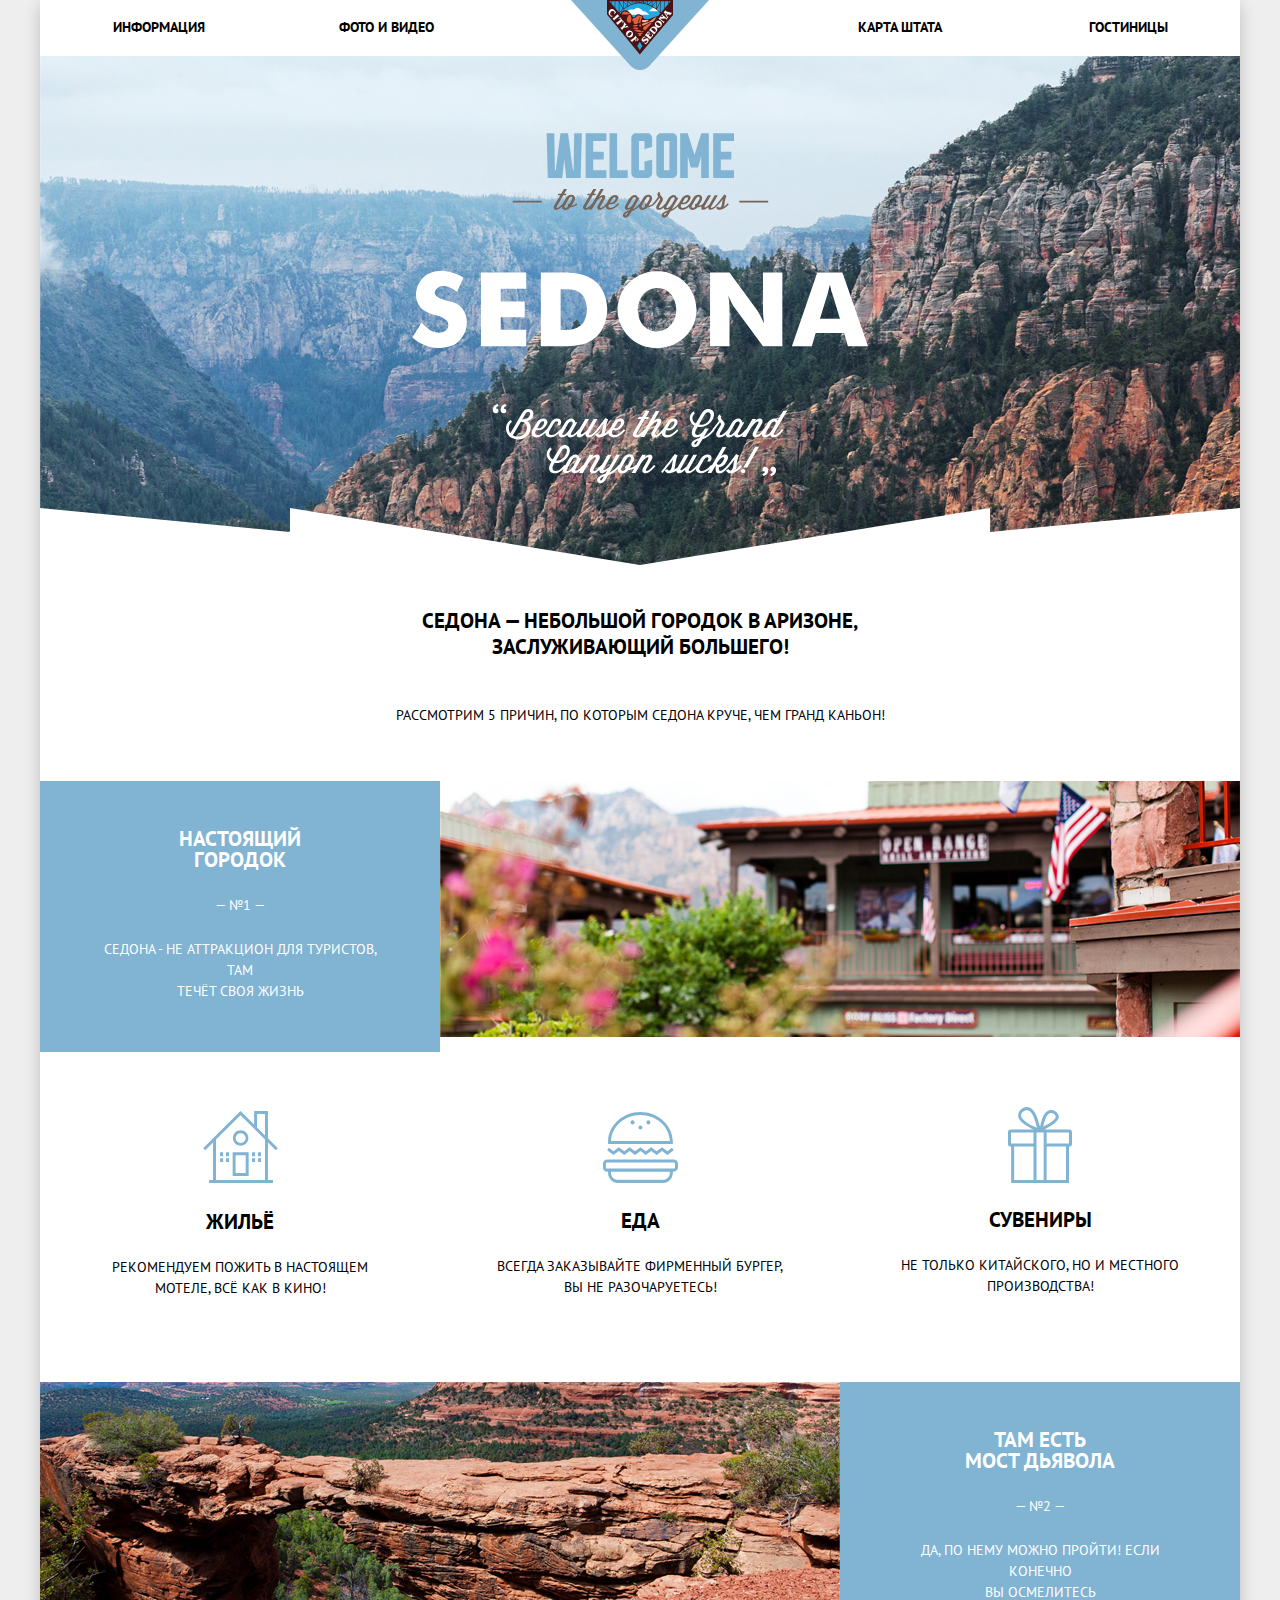
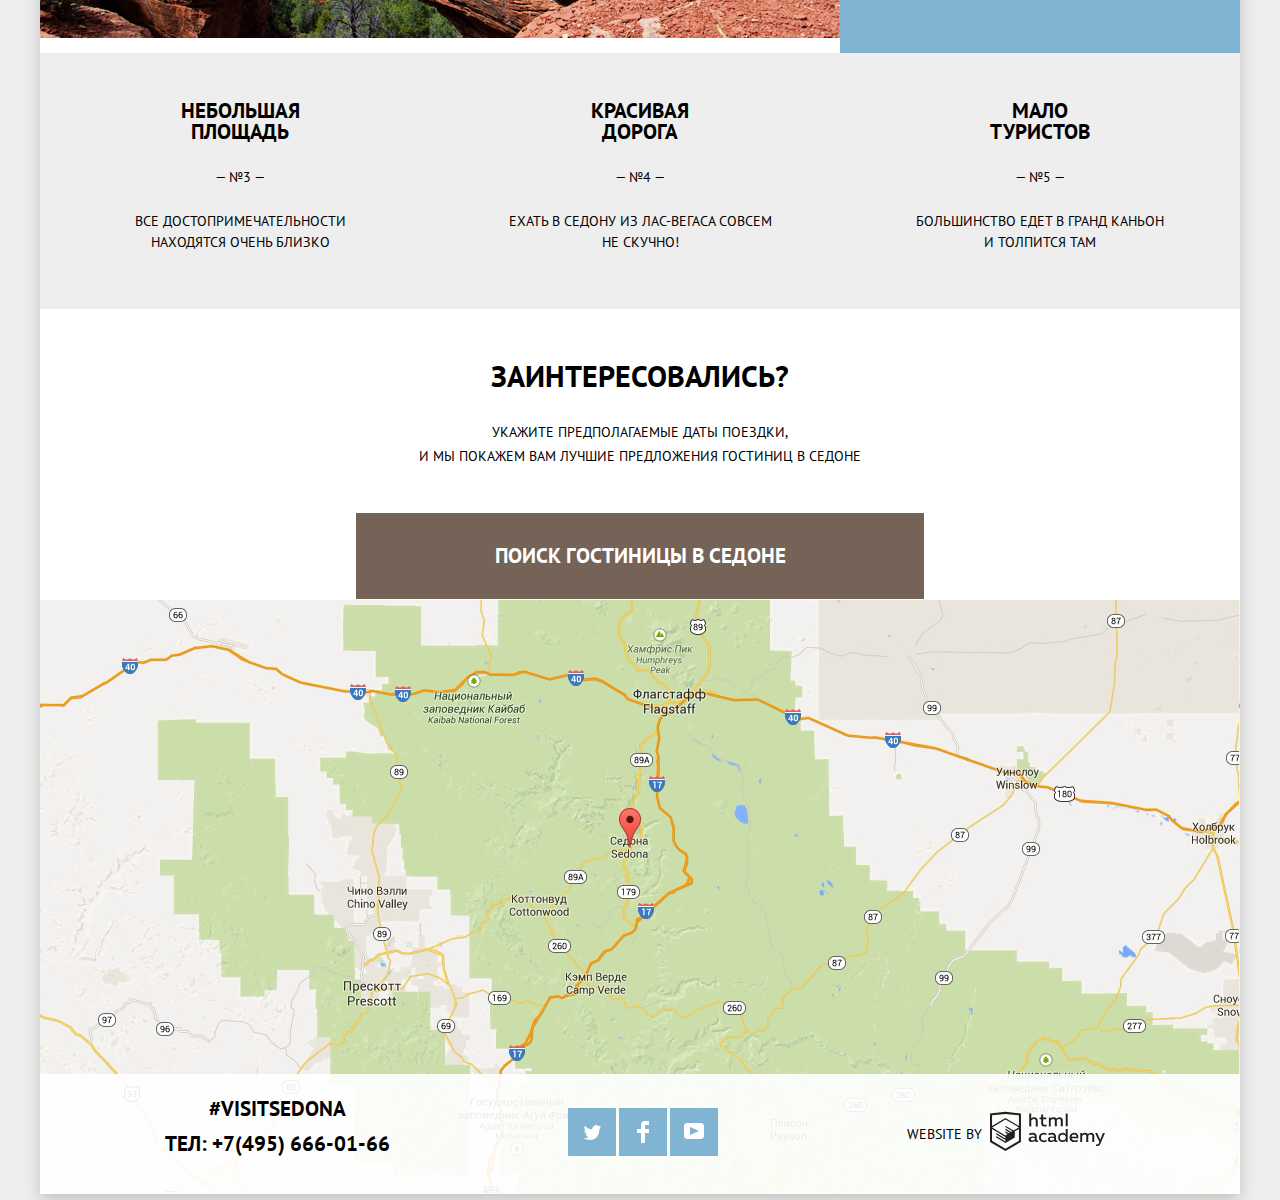
<file: index.html>
<!DOCTYPE html>
<html class="page" lang="ru">
  <head>
    <meta charset="utf-8" />
    <link rel="stylesheet" href="css/normalize.css" />
    <link
      href="https://fonts.googleapis.com/css2?family=PT+Sans:wght@400;700&display=swap"
      rel="stylesheet"
    />
    <link rel="stylesheet" href="css/min-style.css" />
    <title>City of Sedonа</title>
  </head>
  <body class="page-body container">
    <header class="main-header">
      <nav class="main-nav">
        <a href="#" class="main-header-logo">
          <img
            src="img/svg/logo-sedona.svg"
            width="138"
            height="70"
            alt="Седона"
          />
        </a>
        <ul class="site-navigation site-navigation-left">
          <li><a href="">Информация</a></li>
          <li><a href="">Фото и видео</a></li>
        </ul>
        <ul class="site-navigation site-navigation-right">
          <li><a href="">Карта штата</a></li>
          <li><a href="./hotels.html">Гостиницы</a></li>
        </ul>
      </nav>
    </header>
    <main class="main-content">
      <h1 class="visually-hidden">Сайт города Седона</h1>

      <div class="main-background-image">
        <img
          src="img/background_main.jpg"
          width="1200"
          height="509"
          alt="Главная"
        />
        <div class="main-intro-image">
          <img
            src="img/svg/intro-welcome.svg"
            width="457"
            height="351"
            alt="Текст"
          />
        </div>
        <div class="main-intro-mask">
          <img
            src="img/svg/intro-mask.svg"
            width="1200"
            height="59"
            alt="Маска"
          />
        </div>
      </div>
      <div class="main-title-container">
        <p class="main-title">
          Седона — небольшой городок в Аризоне, заслуживающий большего!
        </p>
        <p class="main-title-reasons">
          Рассмотрим 5 причин, по которым Седона круче, чем гранд каньон!
        </p>
      </div>
      <div class="feature-list">
        <div class="feature-row">
          <div class="feature-item feature-highlight">
            <p class="feature-highlight-title">Настоящий<br />городок</p>
            <p class="feature-highlight-number">— №1 —</p>
            <p class="feature-highlight-text">
              Седона - не аттракцион для туристов, там<br />течёт своя жизнь
            </p>
          </div>
          <div class="feature-image">
            <img src="img/flag.jpg" width="800" height="256" alt="Флаг" />
          </div>
        </div>
        <div class="feature-row">
          <div class="feature-item feature-white-list">
            <div class="feature-icon-house">
              <img src="img/svg/icon-1.svg" width="75" height="72" alt="Дом" />
            </div>
            <h3 class="feature-white-list-title">Жильё</h3>
            <p class="feature-white-list-text">
              Рекомендуем пожить в настоящем<br />мотеле, всё как в кино!
            </p>
          </div>
          <div class="feature-item feature-white-list">
            <div class="feature-icon-burger">
              <img
                src="img/svg/icon-3.svg"
                width="75"
                height="70"
                alt="Бургер"
              />
            </div>
            <h3 class="feature-white-list-title">Еда</h3>
            <p class="feature-white-list-text">
              Всегда заказывайте фирменный бургер,<br />вы не разочаруетесь!
            </p>
          </div>
          <div class="feature-item feature-white-list">
            <div class="feature-icon-gift">
              <img
                src="img/svg/icon-2.svg"
                width="64"
                height="77"
                alt="Подарок"
              />
            </div>
            <h3 class="feature-white-list-title">Сувениры</h3>
            <p class="feature-white-list-text">
              Не только китайского, но и местного<br />производства!
            </p>
          </div>
        </div>
        <div class="feature-row">
          <div class="feature-image">
            <img src="img/canyon.jpg" width="800" height="256" alt="Каньон" />
          </div>
          <div class="feature-item feature-highlight">
            <p class="feature-highlight-title">Там есть<br />Мост дьявола</p>
            <p class="feature-highlight-number">— №2 —</p>
            <p class="feature-highlight-text">
              Да, по нему можно пройти! Если конечно<br />вы осмелитесь
            </p>
          </div>
        </div>
        <div class="feature-row feature-highlight-alt">
          <div class="feature-item">
            <p class="feature-highlight-title">Небольшая<br />площадь</p>
            <p class="feature-highlight-number">— №3 —</p>
            <p class="feature-highlight-text">
              Все достопримечательности<br />находятся очень близко
            </p>
          </div>
          <div class="feature-item">
            <p class="feature-highlight-title">Красивая<br />дорога</p>
            <p class="feature-highlight-number">— №4 —</p>
            <p class="feature-highlight-text">
              Ехать в Седону из лас-вегаса совсем<br />не скучно!
            </p>
          </div>
          <div class="feature-item">
            <p class="feature-highlight-title">Мало<br />туристов</p>
            <p class="feature-highlight-number">— №5 —</p>
            <p class="feature-highlight-text">
              Большинство едет в Гранд Каньон<br />и толпится там
            </p>
          </div>
        </div>
      </div>
      <div class="main-booking-container">
        <div class="main-booking">
          <p class="booking-title">Заинтересовались?</p>
          <p class="booking-text">
            Укажите предполагаемые даты поездки,<br />
            и мы покажем Вам лучшие предложения гостиниц в Седоне
          </p>
          <div class="hotel-search">
            <a class="button-hotels button-brown" href="#"
              >Поиск гостиницы в Седоне</a
            >
            <form
              class="hotel-search-form"
              action="https://echo.htmlacademy.ru"
              method="post"
              autocomplete="off"
            >
              <div class="search-date-input arrival">
                <label for="check-in">Дата заезда:</label>
                <input
                  id="check-in"
                  type="text"
                  name="check-in-date"
                  placeholder="24 апреля 2020"
                  required
                />
                <svg
                  class="calendar"
                  xmlns="http://www.w3.org/2000/svg"
                  width="21"
                  height="22"
                  viewBox="0 0 21 22"
                >
                  <path
                    d="M19.251 2.025h-2.845V.648c0-.381-.294-.689-.656-.689-.363 0-.656.308-.656.689v1.377h-3.938V.648c0-.381-.294-.689-.655-.689-.363 0-.657.308-.657.689v1.377H5.906V.648c0-.381-.294-.689-.656-.689-.363 0-.657.308-.657.689v1.377H1.75C.784 2.025 0 2.847 0 3.862v16.302C0 21.179.784 22 1.75 22h17.501c.966 0 1.749-.821 1.749-1.836V3.862c0-1.015-.783-1.837-1.749-1.837zm.437 18.139a.448.448 0 0 1-.437.459H1.75a.45.45 0 0 1-.438-.459V3.862a.45.45 0 0 1 .438-.459h2.844v1.378c0 .381.294.689.657.689.362 0 .656-.308.656-.689V3.403h3.938v1.378c0 .381.294.689.657.689.361 0 .655-.308.655-.689V3.403h3.938v1.378c0 .381.293.689.656.689.362 0 .656-.308.656-.689V3.403h2.845c.241 0 .437.206.437.459v16.302z"
                  />
                  <path
                    d="M4.594 8.225h2.625v2.066H4.594zM4.594 11.668h2.625v2.067H4.594zM4.594 15.112h2.625v2.066H4.594zM9.188 15.112h2.625v2.066H9.188zM9.188 11.668h2.625v2.067H9.188zM9.188 8.225h2.625v2.066H9.188zM13.781 15.112h2.625v2.066h-2.625zM13.781 11.668h2.625v2.067h-2.625zM13.781 8.225h2.625v2.066h-2.625z"
                  />
                </svg>
              </div>
              <div class="search-date-input departure">
                <label for="check-out">Дата выезда:</label>
                <input
                  id="check-out"
                  type="text"
                  name="check--date"
                  placeholder="4 июля 2020"
                  required
                />
                <svg
                  class="calendar"
                  xmlns="http://www.w3.org/2000/svg"
                  width="21"
                  height="22"
                  viewBox="0 0 21 22"
                >
                  <path
                    d="M19.251 2.025h-2.845V.648c0-.381-.294-.689-.656-.689-.363 0-.656.308-.656.689v1.377h-3.938V.648c0-.381-.294-.689-.655-.689-.363 0-.657.308-.657.689v1.377H5.906V.648c0-.381-.294-.689-.656-.689-.363 0-.657.308-.657.689v1.377H1.75C.784 2.025 0 2.847 0 3.862v16.302C0 21.179.784 22 1.75 22h17.501c.966 0 1.749-.821 1.749-1.836V3.862c0-1.015-.783-1.837-1.749-1.837zm.437 18.139a.448.448 0 0 1-.437.459H1.75a.45.45 0 0 1-.438-.459V3.862a.45.45 0 0 1 .438-.459h2.844v1.378c0 .381.294.689.657.689.362 0 .656-.308.656-.689V3.403h3.938v1.378c0 .381.294.689.657.689.361 0 .655-.308.655-.689V3.403h3.938v1.378c0 .381.293.689.656.689.362 0 .656-.308.656-.689V3.403h2.845c.241 0 .437.206.437.459v16.302z"
                  />
                  <path
                    d="M4.594 8.225h2.625v2.066H4.594zM4.594 11.668h2.625v2.067H4.594zM4.594 15.112h2.625v2.066H4.594zM9.188 15.112h2.625v2.066H9.188zM9.188 11.668h2.625v2.067H9.188zM9.188 8.225h2.625v2.066H9.188zM13.781 15.112h2.625v2.066h-2.625zM13.781 11.668h2.625v2.067h-2.625zM13.781 8.225h2.625v2.066h-2.625z"
                  />
                </svg>
              </div>
              <div class="search-persons-wrapper">
                <label class="adults" for="adults">Взрослые:</label>
                <div class="search-persons-control">
                  <button class="search-persons-button" type="button">
                    <svg
                      width="12"
                      height="3"
                      viewBox="0 0 12 3"
                      fill="none"
                      xmlns="http://www.w3.org/2000/svg"
                    >
                      <rect width="12" height="3" fill="#A9A9A9" />
                    </svg>
                  </button>
                  <input
                    id="adults"
                    type="number"
                    name="adults-number"
                    placeholder="2"
                    required
                  />
                  <button class="search-persons-button" type="button">
                    <svg
                      width="11"
                      height="11"
                      viewBox="0 0 11 11"
                      fill="none"
                      xmlns="http://www.w3.org/2000/svg"
                    >
                      <path
                        fill-rule="evenodd"
                        clip-rule="evenodd"
                        d="M4.23086 6.76932V11H6.76932V6.76932H11V4.23086H6.76932V0H4.23085V4.23086H0V6.76932H4.23086Z"
                        fill="#A9A9A9"
                      />
                    </svg>
                  </button>
                </div>
                <label class="children" for="children">Дети:</label>
                <div class="search-persons-control">
                  <button class="search-persons-button" type="button">
                    <svg
                      width="12"
                      height="3"
                      viewBox="0 0 12 3"
                      fill="none"
                      xmlns="http://www.w3.org/2000/svg"
                    >
                      <rect width="12" height="3" fill="#A9A9A9" />
                    </svg>
                  </button>
                  <input
                    id="children"
                    type="number"
                    name="children-number"
                    placeholder="0"
                    required
                  />
                  <button class="search-persons-button" type="button">
                    <svg
                      width="11"
                      height="11"
                      viewBox="0 0 11 11"
                      fill="none"
                      xmlns="http://www.w3.org/2000/svg"
                    >
                      <path
                        fill-rule="evenodd"
                        clip-rule="evenodd"
                        d="M4.23086 6.76932V11H6.76932V6.76932H11V4.23086H6.76932V0H4.23085V4.23086H0V6.76932H4.23086Z"
                        fill="#A9A9A9"
                      />
                    </svg>
                  </button>
                </div>
              </div>
              <button class="button-blue search-button" type="submit">
                Найти
              </button>
            </form>
          </div>
        </div>
      </div>
    </main>
    <footer class="main-footer">
      <div class="map">
        <iframe
          src="https://www.google.com/maps/embed?pb=!1m18!1m12!1m3!1d3273.5060477346588!2d-111.76395388446448!3d34.86863688171259!2m3!1f0!2f0!3f0!3m2!1i1024!2i768!4f13.1!3m3!1m2!1s0x872da15809a0dee3%3A0x22ca556fbe412052!2sSedona%20%2F%20Red%20Rock%20Country!5e0!3m2!1sen!2ses!4v1592345509997!5m2!1sen!2ses"
          width="1200"
          height="594"
          style="border: 0;"
          allowfullscreen=""
          aria-hidden="false"
          tabindex="0"
        ></iframe>
      </div>
      <div class="main-footer-links">
        <div class="contacts">
          <p>#visitsedona</p>
          <p>тел: <a href="tel:+74956660266">+7(495) 666-01-66</a></p>
        </div>
        <ul class="social-list">
          <li class="item">
            <a href="https://twitter.com">
              <img
                class="twitter"
                src="img/svg/twitter.svg"
                width="17"
                height="17"
                alt="Titter"
                aria-label="Twitter"
              />
            </a>
          </li>
          <li class="item">
            <a href="https://facebook.com">
              <img
                class="fb"
                src="img/svg/fb-icon.svg"
                width="12"
                height="22"
                alt="Facebook"
                aria-label="Facebook"
              />
            </a>
          </li>
          <li class="item">
            <a href="https://youtube.com">
              <img
                class="youtube"
                src="img/svg/youtube.svg"
                width="20"
                height="16"
                alt="Youtube"
                aria-label="Youtube"
              />
            </a>
          </li>
        </ul>
        <div class="academy">
          <span class="academy-text">Website by</span>
          <a href="https://htmlacademy.ru/intensive/htmlcss">
            <svg
              class="academy-logo"
              id="Layer_1"
              data-name="Layer 1"
              xmlns="http://www.w3.org/2000/svg"
              viewBox="0 0 108.08 36.85"
            >
              <title>logo-htmlacademy-small1</title>
              <path
                d="M44.61,26.88a2,2,0,0,0,.55-0.1v1.33a3.25,3.25,0,0,1-1.18.21,1.67,1.67,0,0,1-1.67-1,4.84,4.84,0,0,1-3.14,1.08c-1.51,0-2.91-.83-2.91-2.55,0-2.13,2-2.79,3.71-2.79a11.08,11.08,0,0,1,2.17.25v-0.3c0-1-.76-1.77-2.19-1.77a7.42,7.42,0,0,0-3,.64v-1.7a10.21,10.21,0,0,1,3.19-.55c2.36,0,3.81,1.12,3.81,3.65v3a0.54,0.54,0,0,0,.49.59h0.17Zm-6.44-1.13A1.35,1.35,0,0,0,39.63,27h0.11a3.39,3.39,0,0,0,2.41-1V24.58a9.72,9.72,0,0,0-1.81-.21c-1,0-2.16.33-2.16,1.38h0Zm12.36-6.11a5,5,0,0,1,2.57.64V22a4.08,4.08,0,0,0-2.3-.7,2.75,2.75,0,1,0,0,5.49,5,5,0,0,0,2.43-.64v1.71a6.27,6.27,0,0,1-2.76.57A4.21,4.21,0,0,1,46,24.51q0-.21,0-0.41a4.32,4.32,0,0,1,4.18-4.46h0.38Zm12.17,7.24a2,2,0,0,0,.55-0.1v1.33a3.25,3.25,0,0,1-1.18.21,1.67,1.67,0,0,1-1.67-1,4.84,4.84,0,0,1-3.14,1.08c-1.51,0-2.91-.83-2.91-2.55,0-2.13,2-2.79,3.71-2.79a11.08,11.08,0,0,1,2.17.25v-0.3c0-1-.76-1.77-2.19-1.77a7.42,7.42,0,0,0-3,.64v-1.7a10.21,10.21,0,0,1,3.19-.55c2.36,0,3.81,1.12,3.81,3.65v3a0.54,0.54,0,0,0,.49.59h0.17Zm-6.44-1.13A1.35,1.35,0,0,0,57.73,27h0.11a3.39,3.39,0,0,0,2.41-1V24.58a9.72,9.72,0,0,0-1.81-.21c-1.06,0-2.16.33-2.16,1.38h0ZM73,16V28.2H71.35V26.88a3.88,3.88,0,0,1-3.19,1.54,4.4,4.4,0,0,1,0-8.78,3.81,3.81,0,0,1,3,1.3V16H73Zm-4.53,5.22a2.76,2.76,0,1,0,0,5.52A2.86,2.86,0,0,0,71.15,25V23A2.91,2.91,0,0,0,68.49,21.27ZM79,19.64c3.31,0,4.46,2.68,3.92,5.09H76.7c0.21,1.5,1.67,2.11,3.19,2.11a6.11,6.11,0,0,0,2.64-.59v1.6a7.14,7.14,0,0,1-3,.57C77,28.42,74.78,27,74.78,24a4.18,4.18,0,0,1,4-4.39H79Zm0.09,1.54a2.28,2.28,0,0,0-2.44,2.1v0.06H81.3A2,2,0,0,0,79.13,21.18Zm5.73,7V19.87h1.65v1a3.81,3.81,0,0,1,2.78-1.27A2.86,2.86,0,0,1,91.89,21a4.12,4.12,0,0,1,2.91-1.33A3.06,3.06,0,0,1,98,23V28.2h-1.9V23.05a1.59,1.59,0,0,0-1.42-1.75H94.42a2.8,2.8,0,0,0-2.07,1.12V28.2h-1.9V23.05A1.59,1.59,0,0,0,89,21.31H88.8a3,3,0,0,0-2.21,1.29v5.63H84.86Zm21.31-8.33h1.9l-3.91,9.46c-0.9,2.17-2.09,2.86-3.35,2.86a4.76,4.76,0,0,1-1.1-.14V30.46a2.86,2.86,0,0,0,.85.12c0.9,0,1.58-.64,2.07-1.9l0.17-.42-4-8.4h2l2.86,6.29ZM38.73,1.46V6.22a3.81,3.81,0,0,1,2.7-1.14,3.25,3.25,0,0,1,3.44,3.4v5.15H43V8.72a1.81,1.81,0,0,0-1.61-2h-0.3a2.93,2.93,0,0,0-2.32,1.39v5.52h-1.9V1.46h1.9ZM49.94,2.31v3h3V6.91h-3v3.81c0,1.1.5,1.46,1.58,1.46a4.49,4.49,0,0,0,1.69-.33v1.6A6.8,6.8,0,0,1,51,13.8a2.55,2.55,0,0,1-2.86-2.74V6.89H46.58V5.26h1.5V2.74Zm5.4,11.31V5.28H57v1A3.81,3.81,0,0,1,59.77,5a2.86,2.86,0,0,1,2.6,1.33A4.12,4.12,0,0,1,65.28,5,3.06,3.06,0,0,1,68.44,8.4v5.21h-1.9V8.46a1.59,1.59,0,0,0-1.42-1.75H64.89a2.8,2.8,0,0,0-2.07,1.12v5.78h-1.9V8.46A1.59,1.59,0,0,0,59.5,6.71H59.27A3,3,0,0,0,57.06,8v5.63H55.34ZM71.17,1.45H73V13.6H71.17V1.45ZM14.71,0H14.55L0,1.54V28.21l14.55,8.66,14.55-8.66V1.54Zm12.5,27.1L14.55,34.64,1.9,27.12V16.18l12.59,7.5V25L5.86,19.9v1.31l8.68,5.21v1.39L5.87,22.65V24l8.68,5.21,8.75-5.24V18.31L27.2,16V27.12Zm0-12.53-3.48,2-1.6,1L14.51,13v1.31L21,18.23H21l-0.14.09-1,.54-5.37-3.2V17l4.24,2.52-1,.67-3.2-1.9v1.31l2.1,1.24L14.5,22.1,2,14.65,14.51,7.11Zm0-1.32L14.49,5.76,1.91,13.25v-10L14.56,1.92,27.21,3.25v10h0Z"
                transform="translate(0 -0.02)"
                fill="#231f20"
              />
            </svg>
          </a>
        </div>
      </div>
    </footer>
    <script src="js/min-script.js"></script>
  </body>
</html>
</file>
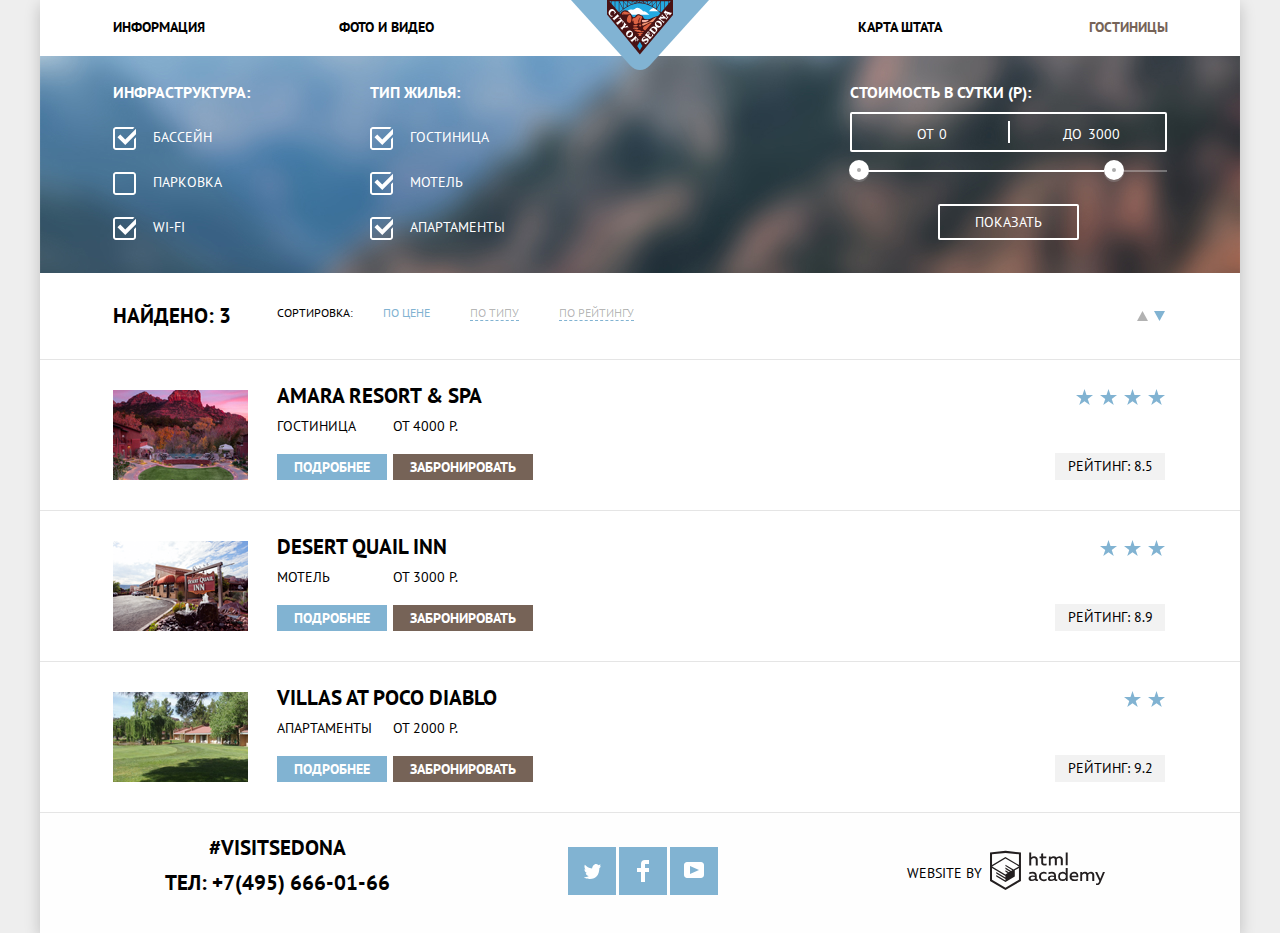
<file: hotels.html>
<!DOCTYPE html>
<html class="page" lang="ru">
  <head>
    <meta charset="utf-8" />
    <link rel="stylesheet" href="css/normalize.css" />
    <link
      href="https://fonts.googleapis.com/css2?family=PT+Sans:wght@400;700&display=swap"
      rel="stylesheet"
    />
    <link rel="stylesheet" href="css/min-style.css" />
    <title>City of Sedonа</title>
  </head>
  <body class="page-body container">
    <div class="container">
      <header class="main-header">
        <nav class="main-nav">
          <a href="./index.html" class="main-header-logo">
            <img
              src="img/svg/logo-sedona.svg"
              width="138"
              height="70"
              alt="Седона"
            />
          </a>
          <ul class="site-navigation site-navigation-left">
            <li><a href="">Информация</a></li>
            <li><a href="">Фото и видео</a></li>
          </ul>
          <ul class="site-navigation site-navigation-right">
            <li><a href="">Карта штата</a></li>
            <li><a class="nav-selected" href="./hotels.html">Гостиницы</a></li>
          </ul>
        </nav>
      </header>
      <main>
        <section class="filter-containers">
          <div class="filter-background">
            <h2 class="visually-hidden">Поиск жилья</h2>
            <form
              class="filter-selectors"
              action="https://echo.htmlacademy.ru"
              method="get"
              autocomplete="off"
            >
              <div class="filter-group-wrapper">
                <fieldset class="filter-group">
                  <legend>Инфраструктура:</legend>
                  <ul>
                    <li class="filter-checkbox-row">
                      <label for="filter-swimming-pool">
                        <input
                          class="filter-checkbox-input"
                          type="checkbox"
                          name="swimming-pool"
                          id="filter-swimming-pool"
                          checked
                        />
                        <span class="filter-checkbox"></span>
                        Бассейн</label
                      >
                    </li>
                    <li class="filter-checkbox-row">
                      <label for="filter-parking">
                        <input
                          class="filter-checkbox-input"
                          type="checkbox"
                          name="parking"
                          id="filter-parking"
                        />
                        <span class="filter-checkbox"></span>
                        Парковка</label
                      >
                    </li>
                    <li class="filter-checkbox-row">
                      <label for="filter-wifi">
                        <input
                          class="filter-checkbox-input"
                          type="checkbox"
                          name="wifi"
                          id="filter-wifi"
                          checked
                        />
                        <span class="filter-checkbox"></span>
                        wi-fi</label
                      >
                    </li>
                  </ul>
                </fieldset>
                <fieldset class="filter-group">
                  <legend>Тип жилья:</legend>
                  <ul>
                    <li class="filter-checkbox-row">
                      <label for="filter-hotel">
                        <input
                          class="filter-checkbox-input"
                          type="checkbox"
                          name="hotel"
                          id="filter-hotel"
                          checked
                        />
                        <span class="filter-checkbox"></span>
                        Гостиница</label
                      >
                    </li>
                    <li class="filter-checkbox-row">
                      <label for="filter-motel">
                        <input
                          class="filter-checkbox-input"
                          type="checkbox"
                          name="motel"
                          id="filter-motel"
                          checked
                        />
                        <span class="filter-checkbox"></span>
                        Мотель</label
                      >
                    </li>
                    <li class="filter-checkbox-row">
                      <label for="filter-apartments">
                        <input
                          class="filter-checkbox-input"
                          type="checkbox"
                          name="apartments"
                          id="filter-apartments"
                          checked
                        />
                        <span class="filter-checkbox"></span>
                        Апартаменты</label
                      >
                    </li>
                  </ul>
                </fieldset>
              </div>
              <div class="filter-range">
                <div class="filter-range-title">Стоимость в сутки (р):</div>
                <div class="price-controls">
                  <label class="min-price"
                    >от <input type="number" name="min-price" value="0"
                  /></label>
                  <label class="max-price"
                    >до <input type="number" name="max-price" value="3000"
                  /></label>
                </div>
                <div class="range-controls">
                  <div class="scale">
                    <div class="bar"></div>
                  </div>
                  <div class="range-toggle range-toggle-min"></div>
                  <div class="range-toggle range-toggle-max"></div>
                </div>
                <button class="btn-transparent" type="submit">Показать</button>
              </div>
            </form>
          </div>
          <div class="filter-sorting-container">
            <p class="filter-results-count">Найдено: 3</p>
            <div class="filter-sorting">
              <p>Сортировка:</p>
              <ul class="filter-values">
                <li class="filter-value-selected"><a href="#">По цене</a></li>
                <li class="filter-value"><a href="#">По типу</a></li>
                <li class="filter-value"><a href="#">По рейтингу</a></li>
              </ul>
            </div>
            <div class="filter-results-direction">
              <div class="sorting-arrow">
                <a href="#" aria-label="По возрастанию">
                  <svg
                    xmlns="http://www.w3.org/2000/svg"
                    width="11"
                    height="10"
                    viewBox="0 0 11 10"
                  >
                    <path fill="#231F20" d="M5.5 0L0 10h11z" />
                  </svg>
                </a>
              </div>
              <div class="sorting-arrow-selected">
                <a href="#" aria-label="По убыванию">
                  <svg
                    xmlns="http://www.w3.org/2000/svg"
                    width="11"
                    height="10"
                    viewBox="0 0 11 10"
                  >
                    <path fill="#231F20" d="M5.5 10L0 0h11" />
                  </svg>
                </a>
              </div>
            </div>
          </div>
        </section>
        <section class="hotel-items">
          <ul>
            <li>
              <div class="hotel-card">
                <div class="hotel-image">
                  <img
                    src="img/amara_resort.jpg"
                    width="135"
                    height="90"
                    alt="Amara"
                  />
                </div>
                <div class="hotel-description">
                  <a href="#"
                    ><h3 class="hotel-description-name">
                      Amara Resort &amp; Spa
                    </h3></a
                  >
                  <div class="hotel-description-column-wrapper">
                    <div class="hotel-description-column-left">
                      <p class="hotel-description-text">Гостиница</p>
                      <a class="button-blue button-hotel-description" href="#"
                        >Подробнее</a
                      >
                    </div>
                    <div class="hotel-description-column-right">
                      <p class="hotel-description-text">от 4000 р.</p>
                      <a class="button-brown button-hotel-description" href="#"
                        >Забронировать</a
                      >
                    </div>
                  </div>
                </div>
                <div class="hotel-rating">
                  <div class="rating-stars">
                    <img
                      src="img/svg/star.svg"
                      width="17"
                      height="17"
                      alt="Звездочка"
                    />
                    <img
                      src="img/svg/star.svg"
                      width="17"
                      height="17"
                      alt="Звездочка"
                    />
                    <img
                      src="img/svg/star.svg"
                      width="17"
                      height="17"
                      alt="Звездочка"
                    />
                    <img
                      src="img/svg/star.svg"
                      width="17"
                      height="17"
                      alt="Звездочка;"
                    />
                  </div>
                  <div class="rating">
                    <p>Рейтинг: 8.5</p>
                  </div>
                </div>
              </div>
            </li>
            <li>
              <div class="hotel-card">
                <div class="hotel-image">
                  <img
                    src="img/dessert_inn.png"
                    width="135"
                    height="90"
                    alt="Desert"
                  />
                </div>
                <div class="hotel-description">
                  <a href="#"
                    ><h3 class="hotel-description-name">Desert Quail Inn</h3></a
                  >
                  <div class="hotel-description-column-wrapper">
                    <div class="hotel-description-column-left">
                      <p class="hotel-description-text">Мотель</p>
                      <a class="button-blue button-hotel-description" href="#"
                        >Подробнее</a
                      >
                    </div>
                    <div class="hotel-description-column-right">
                      <p class="hotel-description-text">от 3000 р.</p>
                      <a class="button-brown button-hotel-description" href="#"
                        >Забронировать</a
                      >
                    </div>
                  </div>
                </div>
                <div class="hotel-rating">
                  <div class="rating-stars">
                    <img
                      src="img/svg/star.svg"
                      width="17"
                      height="17"
                      alt="Звездочка"
                    />
                    <img
                      src="img/svg/star.svg"
                      width="17"
                      height="17"
                      alt="Звездочка"
                    />
                    <img
                      src="img/svg/star.svg"
                      width="17"
                      height="17"
                      alt="Звездочка"
                    />
                  </div>
                  <div class="rating">
                    <p>Рейтинг: 8.9</p>
                  </div>
                </div>
              </div>
            </li>
            <li>
              <div class="hotel-card">
                <div class="hotel-image">
                  <img
                    src="img/villas_diablo.png"
                    width="135"
                    height="90"
                    alt="Diablo"
                  />
                </div>
                <div class="hotel-description">
                  <a href="#"
                    ><h3 class="hotel-description-name">
                      Villas at Poco Diablo
                    </h3></a
                  >
                  <div class="hotel-description-column-wrapper">
                    <div class="hotel-description-column-left">
                      <p class="hotel-description-text">Апартаменты</p>
                      <a class="button-blue button-hotel-description" href="#"
                        >Подробнее</a
                      >
                    </div>
                    <div class="hotel-description-column-right">
                      <p class="hotel-description-text">от 2000 р.</p>
                      <a class="button-brown button-hotel-description" href="#"
                        >Забронировать</a
                      >
                    </div>
                  </div>
                </div>
                <div class="hotel-rating">
                  <div class="rating-stars">
                    <img
                      src="img/svg/star.svg"
                      width="17"
                      height="17"
                      alt="Звездочка"
                    />
                    <img
                      src="img/svg/star.svg"
                      width="17"
                      height="17"
                      alt="Звездочка"
                    />
                  </div>
                  <div class="rating">
                    <p>Рейтинг: 9.2</p>
                  </div>
                </div>
              </div>
            </li>
          </ul>
        </section>
      </main>
      <footer class="main-footer">
        <div class="footer-links">
          <div class="contacts">
            <p>#visitsedona</p>
            <p>тел: <a href="tel:+74956660266">+7(495) 666-01-66</a></p>
          </div>
          <ul class="social-list">
            <li class="item">
              <a href="https://twitter.com">
                <img
                  class="twitter"
                  src="img/svg/twitter.svg"
                  width="17"
                  height="17"
                  alt="Titter"
                  aria-label="Twitter"
                />
              </a>
            </li>
            <li class="item">
              <a href="https://facebook.com">
                <img
                  class="fb"
                  src="img/svg/fb-icon.svg"
                  width="12"
                  height="22"
                  alt="Facebook"
                  aria-label="Facebook"
                />
              </a>
            </li>
            <li class="item">
              <a href="https://youtube.com">
                <img
                  class="youtube"
                  src="img/svg/youtube.svg"
                  width="20"
                  height="16"
                  alt="Youtube"
                  aria-label="Youtube"
                />
              </a>
            </li>
          </ul>
          <div class="academy">
            <span class="academy-text">Website by</span>
            <a href="https://htmlacademy.ru/intensive/htmlcss">
              <svg
                class="academy-logo"
                id="Layer_1"
                data-name="Layer 1"
                xmlns="http://www.w3.org/2000/svg"
                viewBox="0 0 108.08 36.85"
              >
                <title>logo-htmlacademy-small1</title>
                <path
                  d="M44.61,26.88a2,2,0,0,0,.55-0.1v1.33a3.25,3.25,0,0,1-1.18.21,1.67,1.67,0,0,1-1.67-1,4.84,4.84,0,0,1-3.14,1.08c-1.51,0-2.91-.83-2.91-2.55,0-2.13,2-2.79,3.71-2.79a11.08,11.08,0,0,1,2.17.25v-0.3c0-1-.76-1.77-2.19-1.77a7.42,7.42,0,0,0-3,.64v-1.7a10.21,10.21,0,0,1,3.19-.55c2.36,0,3.81,1.12,3.81,3.65v3a0.54,0.54,0,0,0,.49.59h0.17Zm-6.44-1.13A1.35,1.35,0,0,0,39.63,27h0.11a3.39,3.39,0,0,0,2.41-1V24.58a9.72,9.72,0,0,0-1.81-.21c-1,0-2.16.33-2.16,1.38h0Zm12.36-6.11a5,5,0,0,1,2.57.64V22a4.08,4.08,0,0,0-2.3-.7,2.75,2.75,0,1,0,0,5.49,5,5,0,0,0,2.43-.64v1.71a6.27,6.27,0,0,1-2.76.57A4.21,4.21,0,0,1,46,24.51q0-.21,0-0.41a4.32,4.32,0,0,1,4.18-4.46h0.38Zm12.17,7.24a2,2,0,0,0,.55-0.1v1.33a3.25,3.25,0,0,1-1.18.21,1.67,1.67,0,0,1-1.67-1,4.84,4.84,0,0,1-3.14,1.08c-1.51,0-2.91-.83-2.91-2.55,0-2.13,2-2.79,3.71-2.79a11.08,11.08,0,0,1,2.17.25v-0.3c0-1-.76-1.77-2.19-1.77a7.42,7.42,0,0,0-3,.64v-1.7a10.21,10.21,0,0,1,3.19-.55c2.36,0,3.81,1.12,3.81,3.65v3a0.54,0.54,0,0,0,.49.59h0.17Zm-6.44-1.13A1.35,1.35,0,0,0,57.73,27h0.11a3.39,3.39,0,0,0,2.41-1V24.58a9.72,9.72,0,0,0-1.81-.21c-1.06,0-2.16.33-2.16,1.38h0ZM73,16V28.2H71.35V26.88a3.88,3.88,0,0,1-3.19,1.54,4.4,4.4,0,0,1,0-8.78,3.81,3.81,0,0,1,3,1.3V16H73Zm-4.53,5.22a2.76,2.76,0,1,0,0,5.52A2.86,2.86,0,0,0,71.15,25V23A2.91,2.91,0,0,0,68.49,21.27ZM79,19.64c3.31,0,4.46,2.68,3.92,5.09H76.7c0.21,1.5,1.67,2.11,3.19,2.11a6.11,6.11,0,0,0,2.64-.59v1.6a7.14,7.14,0,0,1-3,.57C77,28.42,74.78,27,74.78,24a4.18,4.18,0,0,1,4-4.39H79Zm0.09,1.54a2.28,2.28,0,0,0-2.44,2.1v0.06H81.3A2,2,0,0,0,79.13,21.18Zm5.73,7V19.87h1.65v1a3.81,3.81,0,0,1,2.78-1.27A2.86,2.86,0,0,1,91.89,21a4.12,4.12,0,0,1,2.91-1.33A3.06,3.06,0,0,1,98,23V28.2h-1.9V23.05a1.59,1.59,0,0,0-1.42-1.75H94.42a2.8,2.8,0,0,0-2.07,1.12V28.2h-1.9V23.05A1.59,1.59,0,0,0,89,21.31H88.8a3,3,0,0,0-2.21,1.29v5.63H84.86Zm21.31-8.33h1.9l-3.91,9.46c-0.9,2.17-2.09,2.86-3.35,2.86a4.76,4.76,0,0,1-1.1-.14V30.46a2.86,2.86,0,0,0,.85.12c0.9,0,1.58-.64,2.07-1.9l0.17-.42-4-8.4h2l2.86,6.29ZM38.73,1.46V6.22a3.81,3.81,0,0,1,2.7-1.14,3.25,3.25,0,0,1,3.44,3.4v5.15H43V8.72a1.81,1.81,0,0,0-1.61-2h-0.3a2.93,2.93,0,0,0-2.32,1.39v5.52h-1.9V1.46h1.9ZM49.94,2.31v3h3V6.91h-3v3.81c0,1.1.5,1.46,1.58,1.46a4.49,4.49,0,0,0,1.69-.33v1.6A6.8,6.8,0,0,1,51,13.8a2.55,2.55,0,0,1-2.86-2.74V6.89H46.58V5.26h1.5V2.74Zm5.4,11.31V5.28H57v1A3.81,3.81,0,0,1,59.77,5a2.86,2.86,0,0,1,2.6,1.33A4.12,4.12,0,0,1,65.28,5,3.06,3.06,0,0,1,68.44,8.4v5.21h-1.9V8.46a1.59,1.59,0,0,0-1.42-1.75H64.89a2.8,2.8,0,0,0-2.07,1.12v5.78h-1.9V8.46A1.59,1.59,0,0,0,59.5,6.71H59.27A3,3,0,0,0,57.06,8v5.63H55.34ZM71.17,1.45H73V13.6H71.17V1.45ZM14.71,0H14.55L0,1.54V28.21l14.55,8.66,14.55-8.66V1.54Zm12.5,27.1L14.55,34.64,1.9,27.12V16.18l12.59,7.5V25L5.86,19.9v1.31l8.68,5.21v1.39L5.87,22.65V24l8.68,5.21,8.75-5.24V18.31L27.2,16V27.12Zm0-12.53-3.48,2-1.6,1L14.51,13v1.31L21,18.23H21l-0.14.09-1,.54-5.37-3.2V17l4.24,2.52-1,.67-3.2-1.9v1.31l2.1,1.24L14.5,22.1,2,14.65,14.51,7.11Zm0-1.32L14.49,5.76,1.91,13.25v-10L14.56,1.92,27.21,3.25v10h0Z"
                  transform="translate(0 -0.02)"
                  fill="#231f20"
                />
              </svg>
            </a>
          </div>
        </div>
      </footer>
    </div>
  </body>
</html>
</file>
<file: css/min-style.css>
.visually-hidden {
  position: absolute;
  width: 1px;
  height: 1px;
  margin: -1px;
  border: 0;
  padding: 0;
  clip: rect(0 0 0 0);
  overflow: hidden;
}
.hidden-popup {
  display: none;
}
:root {
  --basic-gray: #eeeeee;
  --basic-gray-text: #333333;
  --basic-gray-light: #f2f2f2;
  --gray-active: #bdbbbc;
  --gray-hover: #ebebeb;
  --gray-icon: #a9a9a9;
  --basic-blue-light: #81b3d2;
  --basic-blue: #669ec0;
  --basic-blue-dark: #5496bd;
  --basic-brown-light: #766357;
  --basic-brown: #604e43;
  --basic-brown-dark: #503e33;
  --basic-black: #000000;
  --basic-white: #ffffff;
  --basic-white-opacity: rgba(255, 255, 255, 0.3);
  --basic-white-opacity-max: rgba(255, 255, 255, 0.9);
  --basic-black-opacity: rgba(0, 0, 0, 0.3);
  --shadow: rgba(0, 1, 1, 0.2);
  --shadow-light: rgba(0, 1, 1, 0.15);
  --border: #e5e5e5;
}
body {
  font-family: "PT Sans", Tahoma, sans-serif;
  font-size: 14px;
  font-weight: 400;
  font-style: normal;
  line-height: 21px;
  text-transform: uppercase;
  background-color: var(--basic-gray);
  box-shadow: 0 5px 15px var(--shadow);
}
img {
  max-width: 100%;
  height: auto;
}
a {
  text-decoration: none;
}
.page {
  height: 100%;
}
.page-body {
  min-height: 100%;
  display: grid;
  grid-template-rows: min-content 1fr min-content;
  align-content: start;
}
.container {
  width: 1200px;
  margin: 0 auto;
}
.main-header {
  position: relative;
  background-color: var(--basic-white);
}
.main-header-logo {
  position: absolute;
  width: 138px;
  height: 70px;
  left: 531px;
  z-index: 1;
}
.main-nav {
  line-height: 26px;
  background-color: var(--basic-white);
  width: 100%;
  min-height: 56px;
  font-weight: 700;
  display: flex;
}
.main-nav a:not(.nav-selected) {
  color: var(--basic-black);
}
.site-navigation {
  display: flex;
  flex-wrap: wrap;
  width: 50%;
  list-style-type: none;
  margin: 0;
  padding: 0;
  padding-top: 14px;
}
.site-navigation-left {
  justify-content: flex-start;
  text-align: left;
}
.site-navigation-right {
  justify-content: flex-end;
  text-align: right;
}
.site-navigation-left li,
.site-navigation-right li {
  padding: 0 67px;
}
.site-navigation-left li:first-child {
  padding-left: 73px;
}
.site-navigation-right li:last-child {
  padding-right: 72px;
  padding-left: 80px;
}
.filter-group ul,
.filter-sorting ul,
.hotel-items ul {
  list-style-type: none;
  margin: 0;
  padding: 0;
}
.site-navigation a:focus,
.site-navigation a:hover {
  color: var(--basic-blue);
}
.site-navigation a:active {
  color: var(--basic-black);
  mix-blend-mode: normal;
  opacity: 0.3;
}
.nav-selected {
  color: var(--basic-brown-light);
}
.main-content {
  display: flex;
  flex-direction: column;
  align-items: center;
  width: 100%;
  background-color: var(--basic-white);
  text-align: center;
}
.main-title-container {
  min-height: 216px;
  width: 100%;
}
.main-background-image {
  background-color: var(--basic-brown-light);
  background-size: 100% 100%;
  width: 1200px;
  height: 509px;
  position: relative;
}
.main-intro-image {
  position: absolute;
  width: 456.65px;
  height: 350.88px;
  top: 77px;
  left: 372px;
  outline-offset: -3px;
  z-index: 1;
}
.main-intro-mask {
  position: absolute;
  width: 1200px;
  height: 59px;
  bottom: -2px;
  z-index: 1;
}
.main-title {
  font-weight: 700;
  font-size: 21px;
  line-height: 26px;
  max-width: 470px;
  margin-left: auto;
  margin-right: auto;
  margin-top: 43px;
}
.main-title-reasons {
  max-width: 520px;
  margin-left: auto;
  margin-right: auto;
  margin-top: 45px;
}
.main-booking-container {
  text-align: center;
  width: 1200px;
  background-color: var(--basic-white);
}
.main-booking {
  display: flex;
  flex-direction: column;
  justify-content: flex-start;
  align-items: center;
  min-height: 291px;
}
.booking-title {
  margin: 0;
  margin-top: 55px;
  font-weight: 700;
  font-size: 30px;
  line-height: 24px;
}
.booking-text {
  margin: 0;
  margin-top: 32px;
  font-weight: 400;
  font-size: 14px;
  line-height: 24px;
}
.feature-list {
  width: 1200px;
}
.feature-item {
  text-align: center;
  width: 400px;
  display: flex;
  flex-direction: column;
  justify-content: flex-start;
  align-items: center;
}
.feature-row {
  display: flex;
}
.feature-highlight {
  background-color: var(--basic-blue-light);
  color: var(--basic-white);
}
.feature-highlight-title {
  font-size: 21px;
  font-weight: 700;
  line-height: 21px;
  margin: 0 auto;
  margin-top: 47px;
}
.feature-highlight-number {
  margin: 0;
  margin-top: 25px;
  margin-bottom: 23px;
}
.feature-highlight-text {
  margin: 0;
  max-width: 301px;
  margin-bottom: 50px;
}
.feature-image {
  width: 800px;
  height: 256px;
  background-color: var(--basic-brown-light);
}
.feature-white-list {
  background-color: var(--basic-white);
  min-height: 330px;
}
.feature-white-list-title {
  font-size: 21px;
  font-weight: 700;
  line-height: 21px;
  margin: 0 auto;
  margin-top: 28px;
}
.feature-highlight-alt {
  background-color: var(--basic-gray);
  min-height: 256px;
}
.feature-white-list-text {
  margin: 0;
  max-width: 297px;
  margin-top: 25px;
}
.feature-icon-house {
  width: 75px;
  height: 72px;
  margin-top: 59px;
}
.feature-icon-burger {
  width: 75px;
  height: 70px;
  margin-top: 60px;
}
.feature-icon-gift {
  width: 77px;
  height: 64px;
  margin-top: 55px;
  margin-bottom: 10px;
}
.hotel-search {
  position: relative;
  margin-top: 45px;
}
.hotel-search-form {
  width: 568px;
  height: 395px;
  background-color: var(--basic-white);
  display: flex;
  flex-direction: column;
  align-items: center;
  justify-content: flex-start;
  text-transform: uppercase;
  font-family: "PT Sans", Tahoma, sans-serif;
  font-style: normal;
  font-weight: 700;
  font-size: 14px;
  line-height: 26px;
  color: var(--basic-black);
  position: absolute;
  z-index: 3;
  box-shadow: 0 7px 15px var(--shadow-light);
}
.search-date-input {
  position: relative;
}
.arrival {
  margin-top: 54px;
}
.departure {
  margin-top: 29px;
}
.search-date-input label {
  margin-right: 20px;
}
.search-date-input input {
  width: 346px;
  height: 38px;
  background-color: var(--basic-gray-light);
  border: none;
  box-sizing: border-box;
  padding-top: 6px;
  padding-bottom: 6px;
  padding-left: 12px;
  padding-right: 40px;
  text-transform: uppercase;
  font-family: "PT Sans", Tahoma, sans-serif;
  font-style: normal;
  font-weight: 700;
  font-size: 14px;
  line-height: 26px;
  color: var(--basic-black);
}
.search-date-input input::placeholder {
  color: var(--basic-black-opacity);
}
.search-persons-control input::placeholder {
  color: var(--basic-black-opacity);
  text-align: right;
}
.search-date-input input:focus,
.search-date-input input:focus:hover,
.search-persons-control input:focus,
.search-persons-control input:focus:hover {
  background-color: var(--basic-white);
  border: 2px solid var(--border);
  box-sizing: border-box;
}
.search-date-input input:hover,
.search-persons-control input:hover {
  background-color: var(--gray-hover);
}
.calendar {
  position: absolute;
  z-index: 2;
  width: 21px;
  height: 22px;
  top: 7px;
  right: 9px;
  fill: var(--gray-icon);
}
.calendar:hover {
  fill: var(--basic-black);
}
.calendar:active {
  fill: var(--basic-blue-light);
}
.search-persons-wrapper {
  display: flex;
  width: 80%;
  align-items: center;
  margin-top: 30px;
}
.search-persons-wrapper .adults {
  margin-right: 40px;
}
.search-persons-wrapper .children {
  margin-right: 27px;
  margin-left: 53px;
}
.search-persons-control {
  width: 114px;
  height: 38px;
  background-color: var(--basic-gray-light);
  display: flex;
  justify-content: space-between;
}
.search-persons-control input {
  width: 38px;
  border: none;
  background-color: var(--basic-gray-light);
  font-family: "PT Sans", Tahoma, sans-serif;
  text-transform: uppercase;
  font-style: normal;
  font-weight: 700;
  font-size: 14px;
  line-height: 26px;
  text-align: right;
}
.search-persons-button {
  width: 38px;
  height: 38px;
  border: none;
  font-family: "PT Sans", Tahoma, sans-serif;
  text-transform: uppercase;
  font-style: normal;
  font-weight: 700;
  font-size: 26px;
  line-height: 26px;
  cursor: pointer;
  background-color: var(--basic-gray-light);
  color: var(--gray-icon);
  display: flex;
  justify-content: center;
  align-items: center;
}
.search-persons-button:hover path,
.search-persons-button:hover rect {
  fill: var(--basic-black);
}
.search-persons-button:active path,
.search-persons-button:active rect {
  fill: var(--basic-blue-light);
}
.search-button {
  width: 458px;
  height: 58px;
  border: none;
  font-family: "PT Sans", Tahoma, sans-serif;
  text-transform: uppercase;
  font-style: normal;
  font-weight: 700;
  font-size: 21px;
  line-height: 26px;
  background-color: var(--basic-gray-light);
  margin-top: 55px;
}
.filter-background {
  background-image: url(../img/background_filter.jpg);
  background-size: 100% 100%;
  background-color: var(--basic-brown);
  width: 1200px;
  min-height: 217px;
}
.filter-selectors {
  display: flex;
  align-items: flex-start;
  justify-content: space-between;
}
.filter-group-wrapper {
  display: flex;
  margin-top: 26px;
  margin-left: 71px;
}
.filter-group {
  border: none;
  color: var(--basic-white);
  padding: 0;
}
.filter-group:first-child {
  margin-right: 118px;
}
.filter-group li {
  margin: 24px 0;
}
.filter-group label {
  cursor: pointer;
}
.filter-group legend {
  font-weight: 700;
  font-size: 16px;
}
.filter-checkbox-row {
  padding-left: 40px;
  display: flex;
  align-items: center;
}
.filter-checkbox-input {
  -webkit-appearance: none;
  -moz-appearance: none;
  appearance: none;
  position: absolute;
}
.filter-checkbox {
  position: absolute;
  width: 23px;
  height: 23px;
  background-image: url(../img/svg/checkbox-off.svg);
  margin-left: -40px;
}
.filter-checkbox-input:checked + .filter-checkbox {
  background-image: url(../img/svg/checkbox-on.svg);
}
.filter-checkbox-input:disabled + .filter-checkbox {
  opacity: 0.3;
}
.filter-results-count {
  margin-left: 73px;
  font-style: normal;
  font-weight: 700;
  font-size: 21px;
  line-height: 26px;
}
.filter-results-direction {
  display: flex;
  align-items: baseline;
  justify-content: space-around;
  width: 34px;
  margin-left: 500px;
}
.sorting-arrow {
  height: 11px;
  width: 10px;
}
.sorting-arrow path {
  fill: var(--basic-black-opacity);
}
.sorting-arrow:hover path {
  fill: var(--basic-black);
}
.sorting-arrow-selected path,
.sorting-arrow:active path {
  fill: var(--basic-blue-light);
}
.filter-sorting-container {
  background-color: var(--basic-white);
  display: flex;
  align-items: center;
  min-height: 86px;
  border-bottom: 1px solid var(--border);
}
.filter-sorting {
  display: flex;
  margin-left: 46px;
  margin-bottom: 6px;
  font-style: normal;
  font-weight: 400;
  font-size: 12px;
  line-height: 18px;
}
.filter-values {
  display: flex;
  align-items: center;
}
.filter-value a {
  color: var(--basic-black-opacity);
  border-bottom: 1px dashed var(--basic-blue-light);
  margin-left: 40px;
}
.filter-value-selected a {
  color: var(--basic-blue-light);
  margin-left: 30px;
}
.filter-value a:focus,
.filter-value a:hover {
  color: var(--basic-blue-light);
}
.filter-value a:active {
  color: var(--basic-black);
}
.hotel-items {
  background-color: var(--basic-white);
}
.hotel-items h3 {
  color: var(--basic-black);
  font-weight: 700;
  font-size: 21px;
  line-height: 26px;
}
.hotel-card {
  display: flex;
  align-items: flex-start;
  justify-content: flex-start;
  min-height: 150px;
  border-bottom: 1px solid var(--border);
}
.hotel-image {
  margin-top: 30px;
  margin-left: 73px;
}
.hotel-description {
  display: flex;
  flex-direction: column;
  margin-left: 29px;
}
.hotel-description-column-wrapper {
  display: flex;
}
.hotel-description-column-left {
  margin-right: 6px;
}
.hotel-description-name {
  margin: 0;
  margin-top: 23px;
}
.hotel-description-text {
  padding: 0;
  margin: 0;
  margin-top: 7px;
  margin-bottom: 20px;
}
.hotel-description-name:hover {
  color: var(--basic-blue-light);
}
.hotel-description-name:active {
  color: var(--basic-black-opacity);
}
.hotel-rating {
  display: flex;
  flex-direction: column;
  align-items: flex-end;
  justify-content: space-between;
  margin-left: 522px;
  margin-top: 29px;
}
.rating {
  display: flex;
  justify-content: center;
  align-items: center;
  background-color: var(--basic-gray-light);
  width: 110px;
  height: 27px;
  margin-top: 48px;
}
.rating-stars {
  display: flex;
  flex-direction: row-reverse;
}
.rating-stars img {
  margin-left: 7px;
}
.filter-range {
  width: 317px;
  color: var(--basic-white);
  text-transform: uppercase;
  margin-top: 26px;
  margin-right: 73px;
}
.filter-range-title {
  margin-bottom: 9px;
  font-weight: 600;
  font-size: 16px;
  line-height: 21px;
}
.price-controls {
  position: relative;
  height: 36px;
  margin-bottom: 18px;
  font-size: 0;
  border: 2px solid var(--basic-white);
  border-radius: 2px;
}
.price-controls::after {
  content: "";
  position: absolute;
  top: 50%;
  left: 50%;
  width: 2px;
  height: 22px;
  background: var(--basic-white);
  transform: translate(-50%, -50%);
}
.price-controls label {
  display: inline-block;
  font-size: 14px;
  line-height: 38px;
  vertical-align: top;
  cursor: pointer;
}
.price-controls .min-price {
  width: 90px;
  padding-left: 65px;
}
.price-controls .max-price {
  width: 90px;
  padding-left: 56px;
}
.price-controls input {
  width: 50px;
  margin: 0;
  color: inherit;
  font: inherit;
  background: 0 0;
  border: none;
}
.range-controls {
  position: relative;
  margin-bottom: 32px;
}
.range-controls .scale {
  height: 2px;
  background: var(--basic-white-opacity);
}
.range-controls .bar {
  width: 80%;
  height: 2px;
  background: var(--basic-white);
}
.range-toggle {
  position: absolute;
  top: -0.7em;
  left: 1px;
  width: 20px;
  height: 22px;
  background-image: url(../img/svg/filter-button.svg);
}
.range-toggle:hover {
  width: 23px;
  height: 25px;
  background-repeat: no-repeat;
  background-size: 100% 100%;
}
.range-toggle-min {
  left: -1px;
}
.range-toggle-max {
  left: 80%;
}
.btn-transparent {
  display: block;
  margin: 0 auto;
  padding: 6px 35px;
  font-size: 14px;
  line-height: 20px;
  color: var(--basic-white);
  text-transform: uppercase;
  background: 0 0;
  border: 2px solid var(--basic-white);
  border-radius: 2px;
  cursor: pointer;
}
.btn-transparent:hover {
  color: var(--basic-black);
  background: var(--basic-white);
}
.button-blue {
  color: var(--basic-white);
  background-color: var(--basic-blue-light);
}
.button-blue:focus,
.button-blue:hover {
  color: var(--basic-white);
  background-color: var(--basic-blue);
}
.button-blue:active {
  color: var(--basic-white-opacity);
  background-color: var(--basic-blue-dark);
}
.button-brown {
  color: var(--basic-white);
  background-color: var(--basic-brown-light);
}
.button-brown:hover {
  color: var(--basic-white);
  background-color: var(--basic-brown);
}
.button-brown:active {
  color: var(--basic-white-opacity);
  background-color: var(--basic-brown-dark);
}
.button-hotels {
  font-weight: 700;
  font-size: 21px;
  line-height: 26px;
  padding: 30px 0;
  display: inline-block;
  vertical-align: top;
  min-width: 568px;
}
.button-hotel-description {
  padding: 4px 17px;
  font-weight: 700;
}
.main-footer {
  min-height: 120px;
  position: relative;
}
.map {
  z-index: -1;
  width: 1200px;
  height: 594px;
  background-image: url(../img/map.png);
  border: none;
}
.main-footer-links {
  width: 100%;
  min-height: 120px;
  background-color: var(--basic-white-opacity-max);
  display: flex;
  justify-content: flex-start;
  align-items: center;
  position: absolute;
  left: 0;
  bottom: 0;
}
.footer-links {
  width: 100%;
  min-height: 120px;
  background-color: var(--basic-white-opacity-max);
  display: flex;
  justify-content: flex-start;
  align-items: center;
}
.social-list {
  display: flex;
  list-style-type: none;
  padding: 0;
  margin-left: 178px;
  margin-bottom: 18px;
}
.social-list .item {
  display: flex;
  align-items: center;
  justify-content: center;
  margin-right: 3px;
  height: 48px;
  width: 48px;
  background-color: var(--basic-blue-light);
}
.twitter {
  padding-top: 6px;
}
.fb {
  padding-top: 5px;
}
.youtube {
  padding-top: 4px;
}
.social-list .item:last-child {
  margin-right: 0;
}
.social-list .item:hover {
  background-color: var(--basic-blue);
}
.social-list .item:active {
  color: var(--basic-white-opacity);
  background-color: var(--basic-blue-dark);
}
.social-list .item:active img {
  opacity: 0.3;
  mix-blend-mode: normal;
}
.contacts {
  text-align: center;
  margin-left: 125px;
  margin-bottom: 15px;
}
.contacts a {
  color: var(--basic-black);
}
.contacts p {
  margin: 0;
  font-weight: 700;
  font-size: 21px;
  line-height: 26px;
}
.contacts p:first-child {
  margin-bottom: 9px;
}
.academy {
  display: flex;
  margin-left: 189px;
}
.academy-logo {
  height: 41px;
  width: 115px;
}
.academy-text {
  font-weight: 400;
  font-size: 14px;
  line-height: 26px;
  margin-right: 8px;
  padding-top: 10px;
}
.academy-logo:hover path {
  fill: var(--basic-blue-light);
}
.academy-logo:active path {
  fill: var(--gray-active);
}
.show-none {
  display: none;
}
.show {
  display: flex;
  animation: slide 1s;
}
@keyframes slide {
  0% {
    transform: translateY(-86px);
  }
  100% {
    transform: translateY(0);
  }
}
</file>
